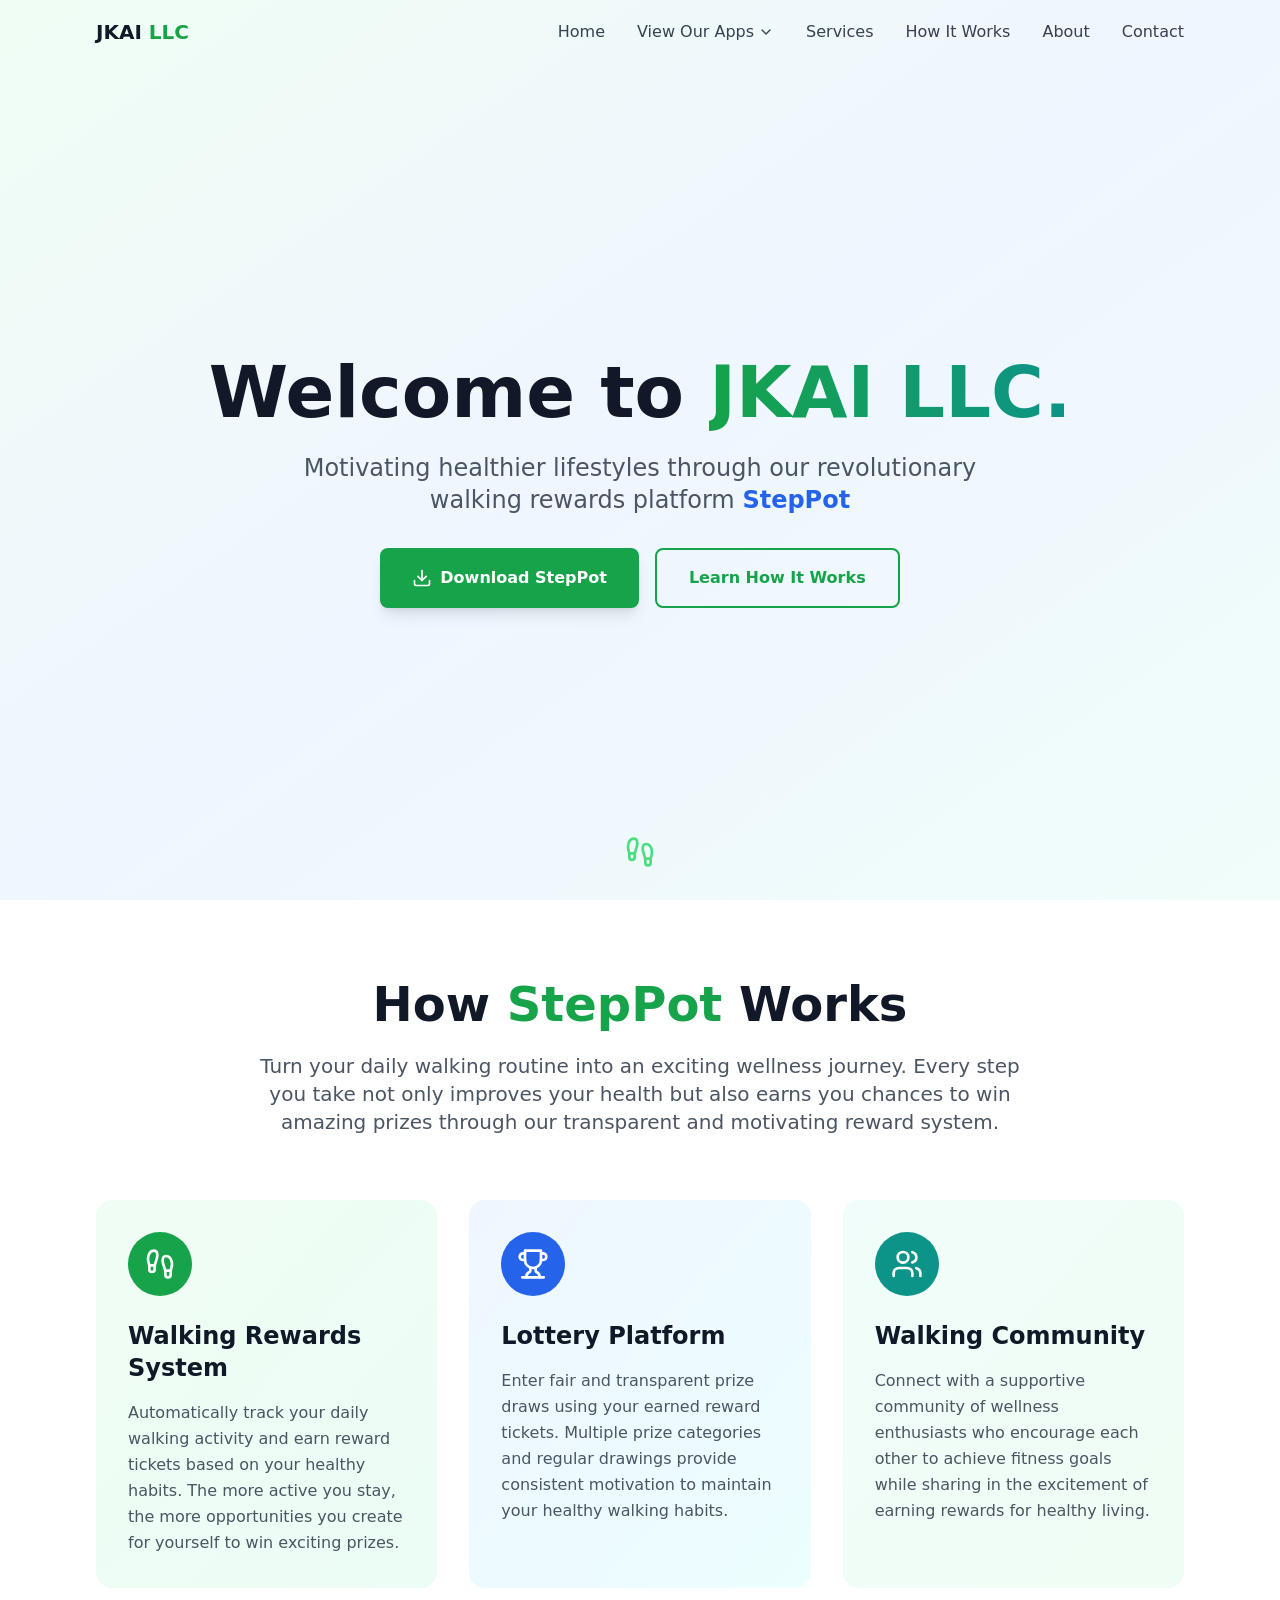
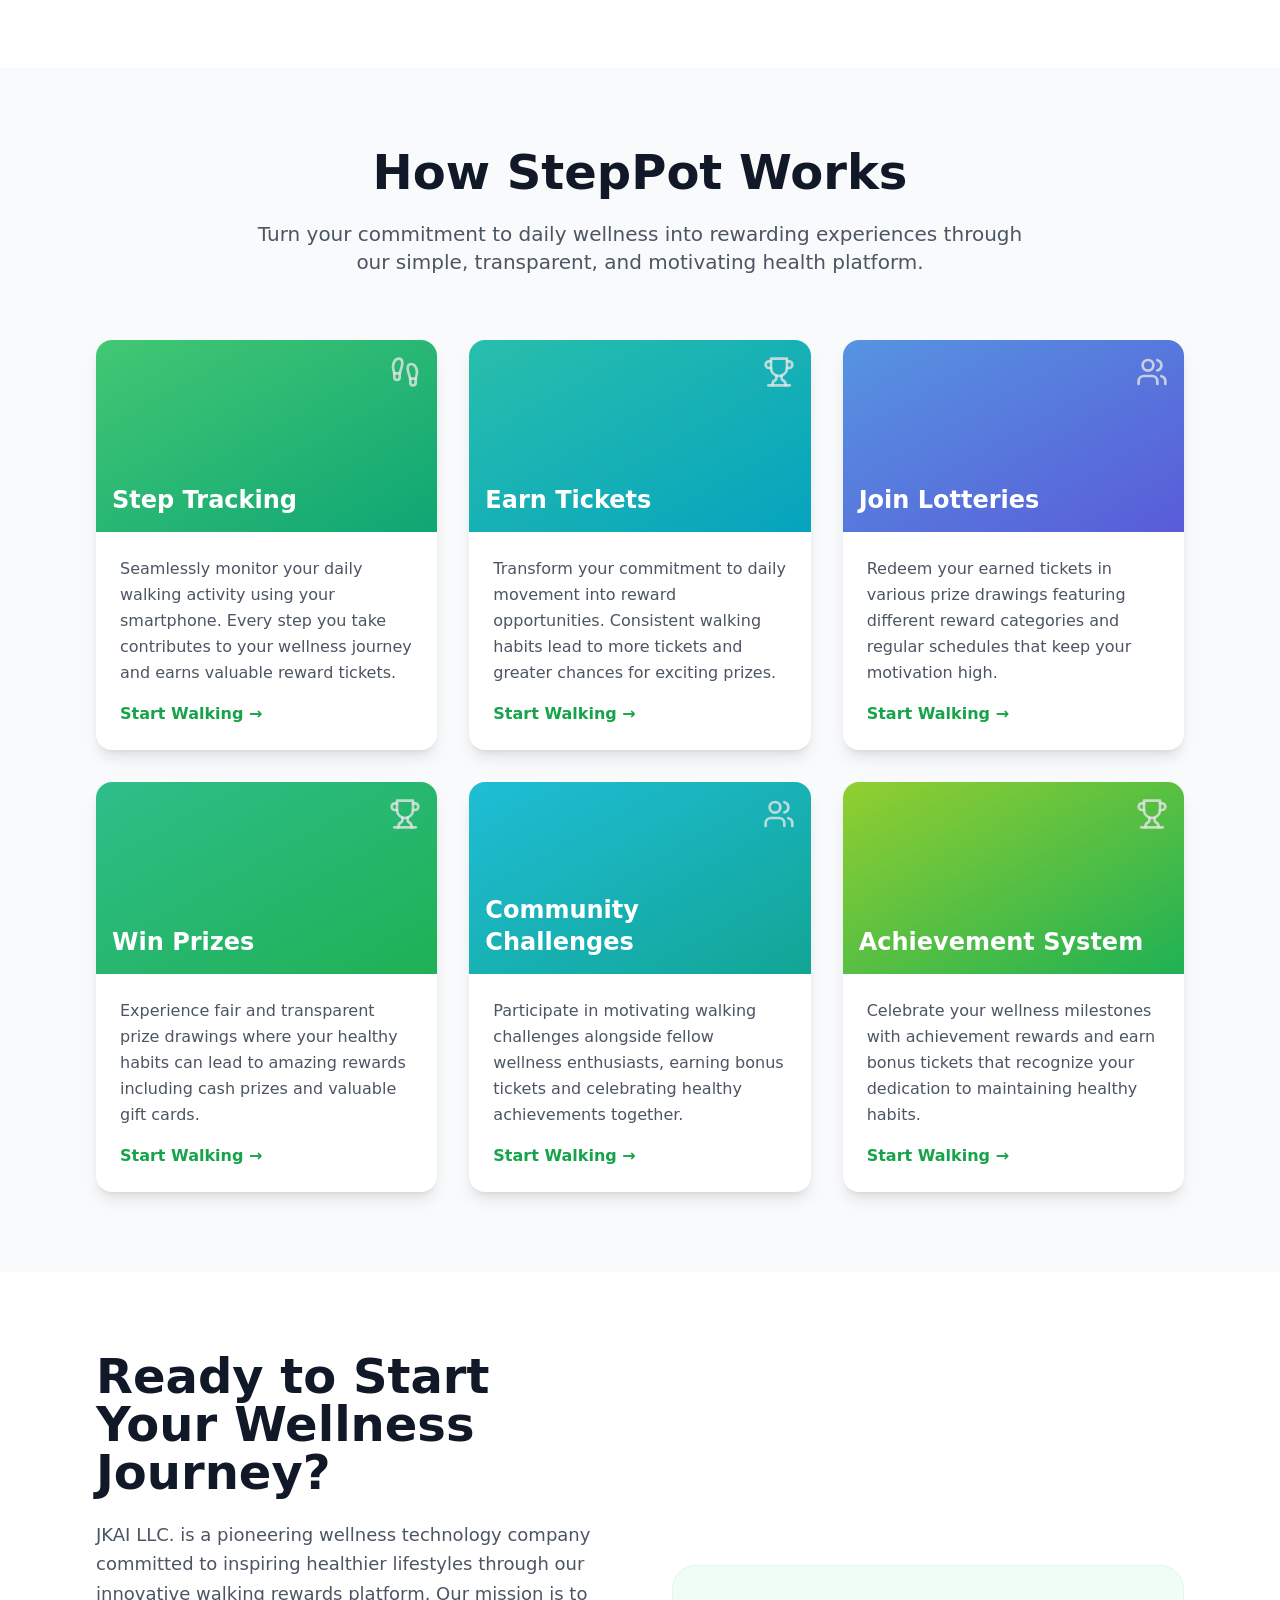
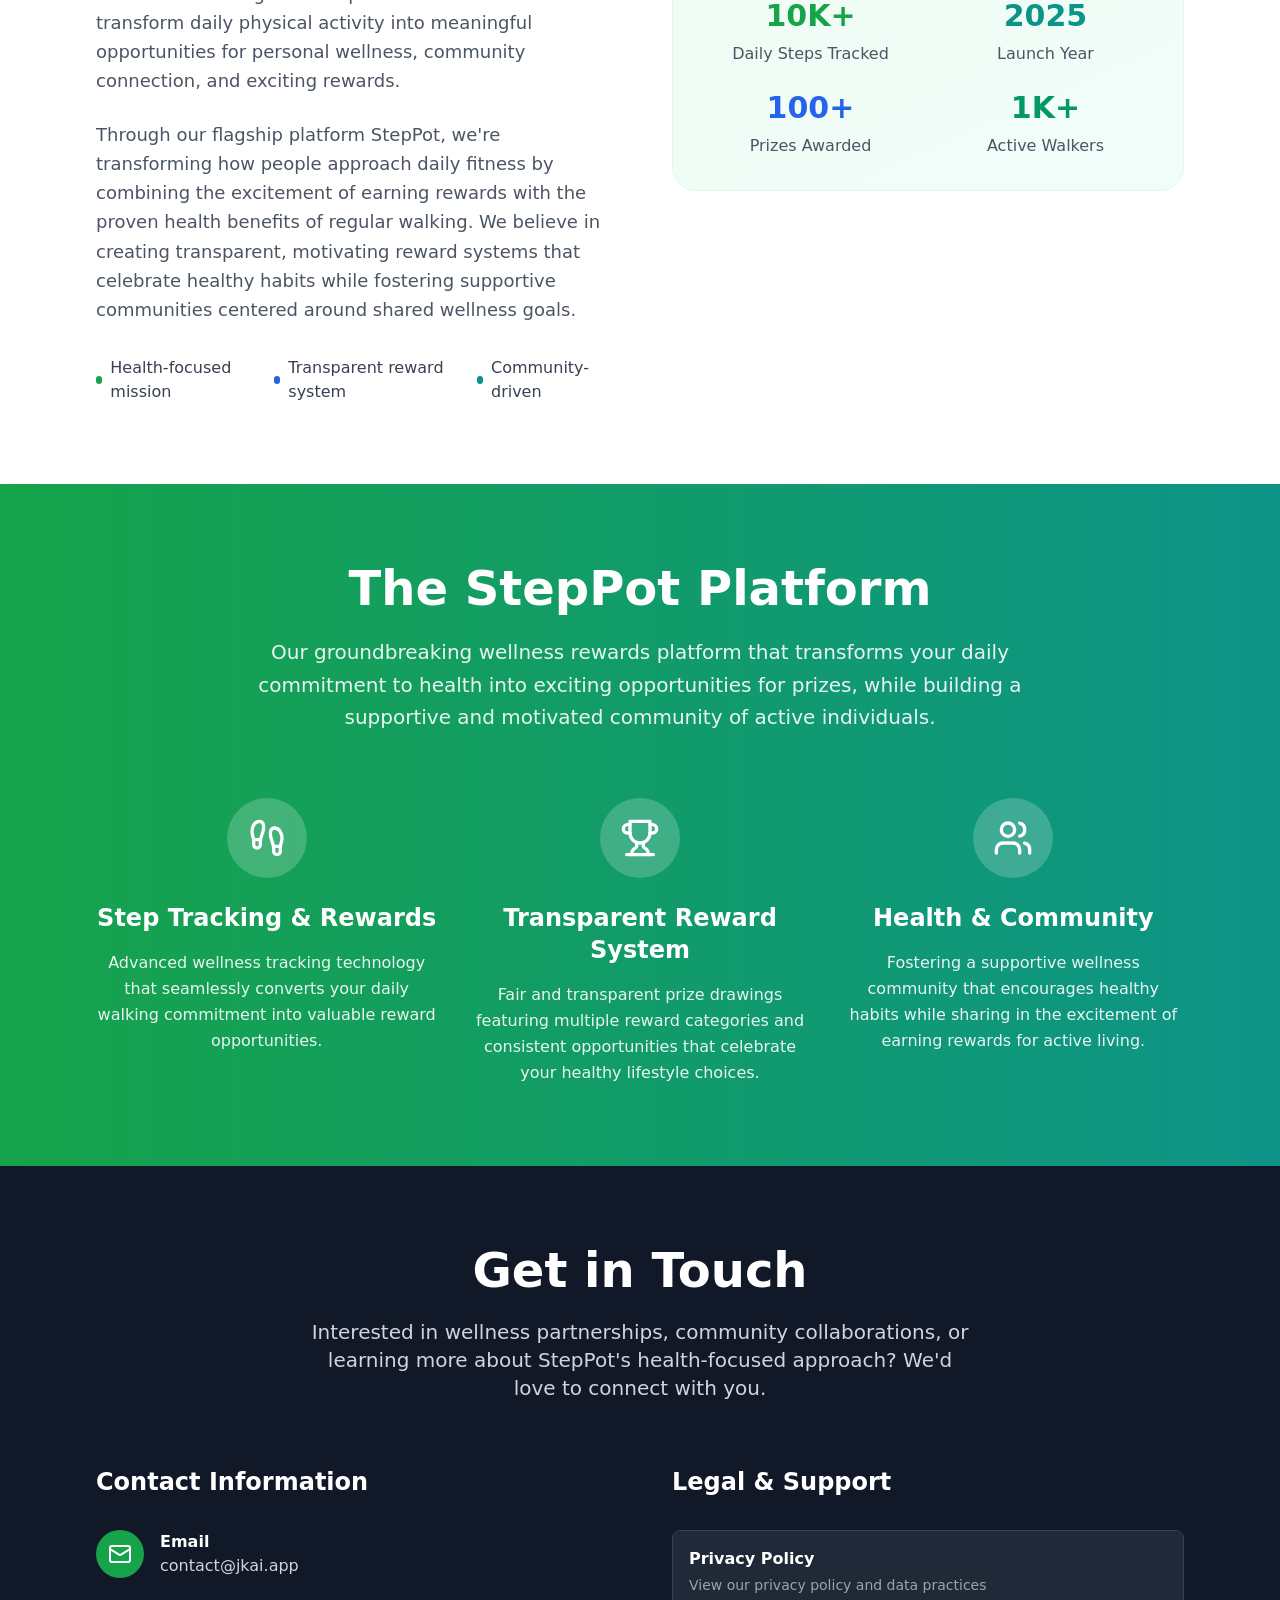
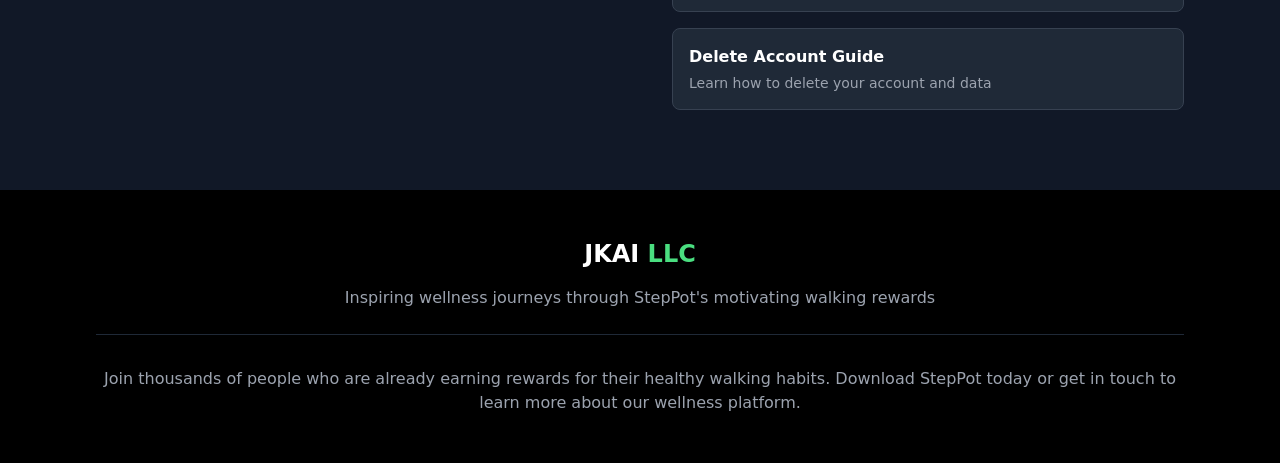
<file: index.html>
<!doctype html>
<html lang="en">
  <head>
    <meta charset="UTF-8" />
    <link rel="icon" type="image/png" href="/clover5.png" />
    <meta name="viewport" content="width=device-width, initial-scale=1.0" />
    <title>JKAI LLC - StepPot Walking Lottery Platform</title>
    <script type="module" crossorigin src="/assets/index-DtpVsp9u.js"></script>
    <link rel="stylesheet" crossorigin href="/assets/index-CgOcRV-e.css">
  </head>
  <body>
    <div id="root"></div>
  </body>
</html>
</file>
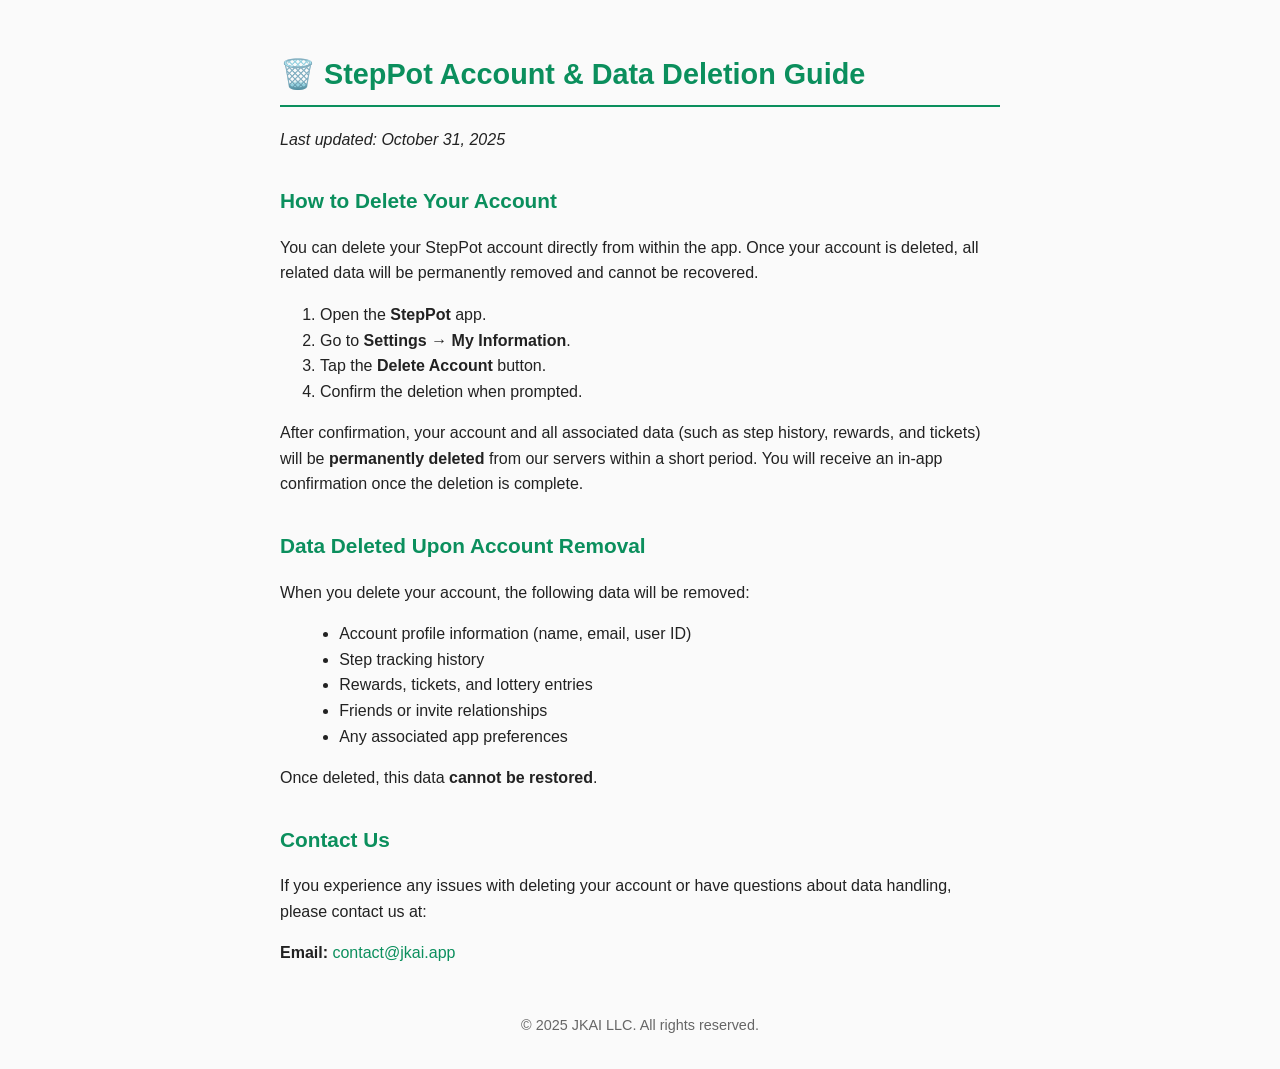
<file: delete_account_guide.html>
<!DOCTYPE html>
<html lang="en">
<head>
  <meta charset="UTF-8" />
  <meta name="viewport" content="width=device-width, initial-scale=1.0" />
  <title>StepPot Account & Data Deletion Guide</title>
  <meta name="description" content="Learn how to delete your StepPot account and remove all related data permanently." />
  <style>
    body {
      font-family: -apple-system, BlinkMacSystemFont, "Segoe UI", Roboto, Helvetica, Arial, sans-serif;
      background-color: #fafafa;
      color: #222;
      line-height: 1.6;
      margin: 0;
      padding: 2rem;
      max-width: 720px;
      margin-left: auto;
      margin-right: auto;
    }
    h1, h2 {
      color: #0b8f5d;
    }
    h1 {
      font-size: 1.8rem;
      border-bottom: 2px solid #0b8f5d;
      padding-bottom: 0.5rem;
    }
    h2 {
      margin-top: 2rem;
      font-size: 1.3rem;
    }
    ul {
      margin-left: 1.2rem;
    }
    a {
      color: #0b8f5d;
      text-decoration: none;
    }
    a:hover {
      text-decoration: underline;
    }
    footer {
      margin-top: 3rem;
      font-size: 0.9rem;
      color: #666;
      text-align: center;
    }
  </style>
</head>
<body>

  <h1>🗑️ StepPot Account & Data Deletion Guide</h1>
  <p><em>Last updated: October 31, 2025</em></p>

  <h2>How to Delete Your Account</h2>
  <p>
    You can delete your StepPot account directly from within the app.
    Once your account is deleted, all related data will be permanently removed and cannot be recovered.
  </p>

  <ol>
    <li>Open the <strong>StepPot</strong> app.</li>
    <li>Go to <strong>Settings → My Information</strong>.</li>
    <li>Tap the <strong>Delete Account</strong> button.</li>
    <li>Confirm the deletion when prompted.</li>
  </ol>

  <p>
    After confirmation, your account and all associated data (such as step history, rewards, and tickets)
    will be <strong>permanently deleted</strong> from our servers within a short period.
    You will receive an in-app confirmation once the deletion is complete.
  </p>

  <h2>Data Deleted Upon Account Removal</h2>
  <p>When you delete your account, the following data will be removed:</p>
  <ul>
    <li>Account profile information (name, email, user ID)</li>
    <li>Step tracking history</li>
    <li>Rewards, tickets, and lottery entries</li>
    <li>Friends or invite relationships</li>
    <li>Any associated app preferences</li>
  </ul>
  <p>Once deleted, this data <strong>cannot be restored</strong>.</p>

  <h2>Contact Us</h2>
  <p>
    If you experience any issues with deleting your account or have questions about data handling, please contact us at:
  </p>
  <p><strong>Email:</strong> <a href="mailto:contact@jkai.app">contact@jkai.app</a></p>

  <footer>
    © 2025 JKAI LLC. All rights reserved.
  </footer>

</body>
</html>
</file>
<file: assets/index-CgOcRV-e.css>
*,:before,:after{--tw-border-spacing-x: 0;--tw-border-spacing-y: 0;--tw-translate-x: 0;--tw-translate-y: 0;--tw-rotate: 0;--tw-skew-x: 0;--tw-skew-y: 0;--tw-scale-x: 1;--tw-scale-y: 1;--tw-pan-x: ;--tw-pan-y: ;--tw-pinch-zoom: ;--tw-scroll-snap-strictness: proximity;--tw-gradient-from-position: ;--tw-gradient-via-position: ;--tw-gradient-to-position: ;--tw-ordinal: ;--tw-slashed-zero: ;--tw-numeric-figure: ;--tw-numeric-spacing: ;--tw-numeric-fraction: ;--tw-ring-inset: ;--tw-ring-offset-width: 0px;--tw-ring-offset-color: #fff;--tw-ring-color: rgb(59 130 246 / .5);--tw-ring-offset-shadow: 0 0 #0000;--tw-ring-shadow: 0 0 #0000;--tw-shadow: 0 0 #0000;--tw-shadow-colored: 0 0 #0000;--tw-blur: ;--tw-brightness: ;--tw-contrast: ;--tw-grayscale: ;--tw-hue-rotate: ;--tw-invert: ;--tw-saturate: ;--tw-sepia: ;--tw-drop-shadow: ;--tw-backdrop-blur: ;--tw-backdrop-brightness: ;--tw-backdrop-contrast: ;--tw-backdrop-grayscale: ;--tw-backdrop-hue-rotate: ;--tw-backdrop-invert: ;--tw-backdrop-opacity: ;--tw-backdrop-saturate: ;--tw-backdrop-sepia: ;--tw-contain-size: ;--tw-contain-layout: ;--tw-contain-paint: ;--tw-contain-style: }::backdrop{--tw-border-spacing-x: 0;--tw-border-spacing-y: 0;--tw-translate-x: 0;--tw-translate-y: 0;--tw-rotate: 0;--tw-skew-x: 0;--tw-skew-y: 0;--tw-scale-x: 1;--tw-scale-y: 1;--tw-pan-x: ;--tw-pan-y: ;--tw-pinch-zoom: ;--tw-scroll-snap-strictness: proximity;--tw-gradient-from-position: ;--tw-gradient-via-position: ;--tw-gradient-to-position: ;--tw-ordinal: ;--tw-slashed-zero: ;--tw-numeric-figure: ;--tw-numeric-spacing: ;--tw-numeric-fraction: ;--tw-ring-inset: ;--tw-ring-offset-width: 0px;--tw-ring-offset-color: #fff;--tw-ring-color: rgb(59 130 246 / .5);--tw-ring-offset-shadow: 0 0 #0000;--tw-ring-shadow: 0 0 #0000;--tw-shadow: 0 0 #0000;--tw-shadow-colored: 0 0 #0000;--tw-blur: ;--tw-brightness: ;--tw-contrast: ;--tw-grayscale: ;--tw-hue-rotate: ;--tw-invert: ;--tw-saturate: ;--tw-sepia: ;--tw-drop-shadow: ;--tw-backdrop-blur: ;--tw-backdrop-brightness: ;--tw-backdrop-contrast: ;--tw-backdrop-grayscale: ;--tw-backdrop-hue-rotate: ;--tw-backdrop-invert: ;--tw-backdrop-opacity: ;--tw-backdrop-saturate: ;--tw-backdrop-sepia: ;--tw-contain-size: ;--tw-contain-layout: ;--tw-contain-paint: ;--tw-contain-style: }*,:before,:after{box-sizing:border-box;border-width:0;border-style:solid;border-color:#e5e7eb}:before,:after{--tw-content: ""}html,:host{line-height:1.5;-webkit-text-size-adjust:100%;-moz-tab-size:4;-o-tab-size:4;tab-size:4;font-family:ui-sans-serif,system-ui,sans-serif,"Apple Color Emoji","Segoe UI Emoji",Segoe UI Symbol,"Noto Color Emoji";font-feature-settings:normal;font-variation-settings:normal;-webkit-tap-highlight-color:transparent}body{margin:0;line-height:inherit}hr{height:0;color:inherit;border-top-width:1px}abbr:where([title]){-webkit-text-decoration:underline dotted;text-decoration:underline dotted}h1,h2,h3,h4,h5,h6{font-size:inherit;font-weight:inherit}a{color:inherit;text-decoration:inherit}b,strong{font-weight:bolder}code,kbd,samp,pre{font-family:ui-monospace,SFMono-Regular,Menlo,Monaco,Consolas,Liberation Mono,Courier New,monospace;font-feature-settings:normal;font-variation-settings:normal;font-size:1em}small{font-size:80%}sub,sup{font-size:75%;line-height:0;position:relative;vertical-align:baseline}sub{bottom:-.25em}sup{top:-.5em}table{text-indent:0;border-color:inherit;border-collapse:collapse}button,input,optgroup,select,textarea{font-family:inherit;font-feature-settings:inherit;font-variation-settings:inherit;font-size:100%;font-weight:inherit;line-height:inherit;letter-spacing:inherit;color:inherit;margin:0;padding:0}button,select{text-transform:none}button,input:where([type=button]),input:where([type=reset]),input:where([type=submit]){-webkit-appearance:button;background-color:transparent;background-image:none}:-moz-focusring{outline:auto}:-moz-ui-invalid{box-shadow:none}progress{vertical-align:baseline}::-webkit-inner-spin-button,::-webkit-outer-spin-button{height:auto}[type=search]{-webkit-appearance:textfield;outline-offset:-2px}::-webkit-search-decoration{-webkit-appearance:none}::-webkit-file-upload-button{-webkit-appearance:button;font:inherit}summary{display:list-item}blockquote,dl,dd,h1,h2,h3,h4,h5,h6,hr,figure,p,pre{margin:0}fieldset{margin:0;padding:0}legend{padding:0}ol,ul,menu{list-style:none;margin:0;padding:0}dialog{padding:0}textarea{resize:vertical}input::-moz-placeholder,textarea::-moz-placeholder{opacity:1;color:#9ca3af}input::placeholder,textarea::placeholder{opacity:1;color:#9ca3af}button,[role=button]{cursor:pointer}:disabled{cursor:default}img,svg,video,canvas,audio,iframe,embed,object{display:block;vertical-align:middle}img,video{max-width:100%;height:auto}[hidden]:where(:not([hidden=until-found])){display:none}.prose{color:var(--tw-prose-body);max-width:65ch}.prose :where(p):not(:where([class~=not-prose],[class~=not-prose] *)){margin-top:1.25em;margin-bottom:1.25em}.prose :where([class~=lead]):not(:where([class~=not-prose],[class~=not-prose] *)){color:var(--tw-prose-lead);font-size:1.25em;line-height:1.6;margin-top:1.2em;margin-bottom:1.2em}.prose :where(a):not(:where([class~=not-prose],[class~=not-prose] *)){color:var(--tw-prose-links);text-decoration:underline;font-weight:500}.prose :where(strong):not(:where([class~=not-prose],[class~=not-prose] *)){color:var(--tw-prose-bold);font-weight:600}.prose :where(a strong):not(:where([class~=not-prose],[class~=not-prose] *)){color:inherit}.prose :where(blockquote strong):not(:where([class~=not-prose],[class~=not-prose] *)){color:inherit}.prose :where(thead th strong):not(:where([class~=not-prose],[class~=not-prose] *)){color:inherit}.prose :where(ol):not(:where([class~=not-prose],[class~=not-prose] *)){list-style-type:decimal;margin-top:1.25em;margin-bottom:1.25em;padding-inline-start:1.625em}.prose :where(ol[type=A]):not(:where([class~=not-prose],[class~=not-prose] *)){list-style-type:upper-alpha}.prose :where(ol[type=a]):not(:where([class~=not-prose],[class~=not-prose] *)){list-style-type:lower-alpha}.prose :where(ol[type=A s]):not(:where([class~=not-prose],[class~=not-prose] *)){list-style-type:upper-alpha}.prose :where(ol[type=a s]):not(:where([class~=not-prose],[class~=not-prose] *)){list-style-type:lower-alpha}.prose :where(ol[type=I]):not(:where([class~=not-prose],[class~=not-prose] *)){list-style-type:upper-roman}.prose :where(ol[type=i]):not(:where([class~=not-prose],[class~=not-prose] *)){list-style-type:lower-roman}.prose :where(ol[type=I s]):not(:where([class~=not-prose],[class~=not-prose] *)){list-style-type:upper-roman}.prose :where(ol[type=i s]):not(:where([class~=not-prose],[class~=not-prose] *)){list-style-type:lower-roman}.prose :where(ol[type="1"]):not(:where([class~=not-prose],[class~=not-prose] *)){list-style-type:decimal}.prose :where(ul):not(:where([class~=not-prose],[class~=not-prose] *)){list-style-type:disc;margin-top:1.25em;margin-bottom:1.25em;padding-inline-start:1.625em}.prose :where(ol>li):not(:where([class~=not-prose],[class~=not-prose] *))::marker{font-weight:400;color:var(--tw-prose-counters)}.prose :where(ul>li):not(:where([class~=not-prose],[class~=not-prose] *))::marker{color:var(--tw-prose-bullets)}.prose :where(dt):not(:where([class~=not-prose],[class~=not-prose] *)){color:var(--tw-prose-headings);font-weight:600;margin-top:1.25em}.prose :where(hr):not(:where([class~=not-prose],[class~=not-prose] *)){border-color:var(--tw-prose-hr);border-top-width:1px;margin-top:3em;margin-bottom:3em}.prose :where(blockquote):not(:where([class~=not-prose],[class~=not-prose] *)){font-weight:500;font-style:italic;color:var(--tw-prose-quotes);border-inline-start-width:.25rem;border-inline-start-color:var(--tw-prose-quote-borders);quotes:"“""”""‘""’";margin-top:1.6em;margin-bottom:1.6em;padding-inline-start:1em}.prose :where(blockquote p:first-of-type):not(:where([class~=not-prose],[class~=not-prose] *)):before{content:open-quote}.prose :where(blockquote p:last-of-type):not(:where([class~=not-prose],[class~=not-prose] *)):after{content:close-quote}.prose :where(h1):not(:where([class~=not-prose],[class~=not-prose] *)){color:var(--tw-prose-headings);font-weight:800;font-size:2.25em;margin-top:0;margin-bottom:.8888889em;line-height:1.1111111}.prose :where(h1 strong):not(:where([class~=not-prose],[class~=not-prose] *)){font-weight:900;color:inherit}.prose :where(h2):not(:where([class~=not-prose],[class~=not-prose] *)){color:var(--tw-prose-headings);font-weight:700;font-size:1.5em;margin-top:2em;margin-bottom:1em;line-height:1.3333333}.prose :where(h2 strong):not(:where([class~=not-prose],[class~=not-prose] *)){font-weight:800;color:inherit}.prose :where(h3):not(:where([class~=not-prose],[class~=not-prose] *)){color:var(--tw-prose-headings);font-weight:600;font-size:1.25em;margin-top:1.6em;margin-bottom:.6em;line-height:1.6}.prose :where(h3 strong):not(:where([class~=not-prose],[class~=not-prose] *)){font-weight:700;color:inherit}.prose :where(h4):not(:where([class~=not-prose],[class~=not-prose] *)){color:var(--tw-prose-headings);font-weight:600;margin-top:1.5em;margin-bottom:.5em;line-height:1.5}.prose :where(h4 strong):not(:where([class~=not-prose],[class~=not-prose] *)){font-weight:700;color:inherit}.prose :where(img):not(:where([class~=not-prose],[class~=not-prose] *)){margin-top:2em;margin-bottom:2em}.prose :where(picture):not(:where([class~=not-prose],[class~=not-prose] *)){display:block;margin-top:2em;margin-bottom:2em}.prose :where(video):not(:where([class~=not-prose],[class~=not-prose] *)){margin-top:2em;margin-bottom:2em}.prose :where(kbd):not(:where([class~=not-prose],[class~=not-prose] *)){font-weight:500;font-family:inherit;color:var(--tw-prose-kbd);box-shadow:0 0 0 1px var(--tw-prose-kbd-shadows),0 3px 0 var(--tw-prose-kbd-shadows);font-size:.875em;border-radius:.3125rem;padding-top:.1875em;padding-inline-end:.375em;padding-bottom:.1875em;padding-inline-start:.375em}.prose :where(code):not(:where([class~=not-prose],[class~=not-prose] *)){color:var(--tw-prose-code);font-weight:600;font-size:.875em}.prose :where(code):not(:where([class~=not-prose],[class~=not-prose] *)):before{content:"`"}.prose :where(code):not(:where([class~=not-prose],[class~=not-prose] *)):after{content:"`"}.prose :where(a code):not(:where([class~=not-prose],[class~=not-prose] *)){color:inherit}.prose :where(h1 code):not(:where([class~=not-prose],[class~=not-prose] *)){color:inherit}.prose :where(h2 code):not(:where([class~=not-prose],[class~=not-prose] *)){color:inherit;font-size:.875em}.prose :where(h3 code):not(:where([class~=not-prose],[class~=not-prose] *)){color:inherit;font-size:.9em}.prose :where(h4 code):not(:where([class~=not-prose],[class~=not-prose] *)){color:inherit}.prose :where(blockquote code):not(:where([class~=not-prose],[class~=not-prose] *)){color:inherit}.prose :where(thead th code):not(:where([class~=not-prose],[class~=not-prose] *)){color:inherit}.prose :where(pre):not(:where([class~=not-prose],[class~=not-prose] *)){color:var(--tw-prose-pre-code);background-color:var(--tw-prose-pre-bg);overflow-x:auto;font-weight:400;font-size:.875em;line-height:1.7142857;margin-top:1.7142857em;margin-bottom:1.7142857em;border-radius:.375rem;padding-top:.8571429em;padding-inline-end:1.1428571em;padding-bottom:.8571429em;padding-inline-start:1.1428571em}.prose :where(pre code):not(:where([class~=not-prose],[class~=not-prose] *)){background-color:transparent;border-width:0;border-radius:0;padding:0;font-weight:inherit;color:inherit;font-size:inherit;font-family:inherit;line-height:inherit}.prose :where(pre code):not(:where([class~=not-prose],[class~=not-prose] *)):before{content:none}.prose :where(pre code):not(:where([class~=not-prose],[class~=not-prose] *)):after{content:none}.prose :where(table):not(:where([class~=not-prose],[class~=not-prose] *)){width:100%;table-layout:auto;margin-top:2em;margin-bottom:2em;font-size:.875em;line-height:1.7142857}.prose :where(thead):not(:where([class~=not-prose],[class~=not-prose] *)){border-bottom-width:1px;border-bottom-color:var(--tw-prose-th-borders)}.prose :where(thead th):not(:where([class~=not-prose],[class~=not-prose] *)){color:var(--tw-prose-headings);font-weight:600;vertical-align:bottom;padding-inline-end:.5714286em;padding-bottom:.5714286em;padding-inline-start:.5714286em}.prose :where(tbody tr):not(:where([class~=not-prose],[class~=not-prose] *)){border-bottom-width:1px;border-bottom-color:var(--tw-prose-td-borders)}.prose :where(tbody tr:last-child):not(:where([class~=not-prose],[class~=not-prose] *)){border-bottom-width:0}.prose :where(tbody td):not(:where([class~=not-prose],[class~=not-prose] *)){vertical-align:baseline}.prose :where(tfoot):not(:where([class~=not-prose],[class~=not-prose] *)){border-top-width:1px;border-top-color:var(--tw-prose-th-borders)}.prose :where(tfoot td):not(:where([class~=not-prose],[class~=not-prose] *)){vertical-align:top}.prose :where(th,td):not(:where([class~=not-prose],[class~=not-prose] *)){text-align:start}.prose :where(figure>*):not(:where([class~=not-prose],[class~=not-prose] *)){margin-top:0;margin-bottom:0}.prose :where(figcaption):not(:where([class~=not-prose],[class~=not-prose] *)){color:var(--tw-prose-captions);font-size:.875em;line-height:1.4285714;margin-top:.8571429em}.prose{--tw-prose-body: #374151;--tw-prose-headings: #111827;--tw-prose-lead: #4b5563;--tw-prose-links: #111827;--tw-prose-bold: #111827;--tw-prose-counters: #6b7280;--tw-prose-bullets: #d1d5db;--tw-prose-hr: #e5e7eb;--tw-prose-quotes: #111827;--tw-prose-quote-borders: #e5e7eb;--tw-prose-captions: #6b7280;--tw-prose-kbd: #111827;--tw-prose-kbd-shadows: rgb(17 24 39 / 10%);--tw-prose-code: #111827;--tw-prose-pre-code: #e5e7eb;--tw-prose-pre-bg: #1f2937;--tw-prose-th-borders: #d1d5db;--tw-prose-td-borders: #e5e7eb;--tw-prose-invert-body: #d1d5db;--tw-prose-invert-headings: #fff;--tw-prose-invert-lead: #9ca3af;--tw-prose-invert-links: #fff;--tw-prose-invert-bold: #fff;--tw-prose-invert-counters: #9ca3af;--tw-prose-invert-bullets: #4b5563;--tw-prose-invert-hr: #374151;--tw-prose-invert-quotes: #f3f4f6;--tw-prose-invert-quote-borders: #374151;--tw-prose-invert-captions: #9ca3af;--tw-prose-invert-kbd: #fff;--tw-prose-invert-kbd-shadows: rgb(255 255 255 / 10%);--tw-prose-invert-code: #fff;--tw-prose-invert-pre-code: #d1d5db;--tw-prose-invert-pre-bg: rgb(0 0 0 / 50%);--tw-prose-invert-th-borders: #4b5563;--tw-prose-invert-td-borders: #374151;font-size:1rem;line-height:1.75}.prose :where(picture>img):not(:where([class~=not-prose],[class~=not-prose] *)){margin-top:0;margin-bottom:0}.prose :where(li):not(:where([class~=not-prose],[class~=not-prose] *)){margin-top:.5em;margin-bottom:.5em}.prose :where(ol>li):not(:where([class~=not-prose],[class~=not-prose] *)){padding-inline-start:.375em}.prose :where(ul>li):not(:where([class~=not-prose],[class~=not-prose] *)){padding-inline-start:.375em}.prose :where(.prose>ul>li p):not(:where([class~=not-prose],[class~=not-prose] *)){margin-top:.75em;margin-bottom:.75em}.prose :where(.prose>ul>li>p:first-child):not(:where([class~=not-prose],[class~=not-prose] *)){margin-top:1.25em}.prose :where(.prose>ul>li>p:last-child):not(:where([class~=not-prose],[class~=not-prose] *)){margin-bottom:1.25em}.prose :where(.prose>ol>li>p:first-child):not(:where([class~=not-prose],[class~=not-prose] *)){margin-top:1.25em}.prose :where(.prose>ol>li>p:last-child):not(:where([class~=not-prose],[class~=not-prose] *)){margin-bottom:1.25em}.prose :where(ul ul,ul ol,ol ul,ol ol):not(:where([class~=not-prose],[class~=not-prose] *)){margin-top:.75em;margin-bottom:.75em}.prose :where(dl):not(:where([class~=not-prose],[class~=not-prose] *)){margin-top:1.25em;margin-bottom:1.25em}.prose :where(dd):not(:where([class~=not-prose],[class~=not-prose] *)){margin-top:.5em;padding-inline-start:1.625em}.prose :where(hr+*):not(:where([class~=not-prose],[class~=not-prose] *)){margin-top:0}.prose :where(h2+*):not(:where([class~=not-prose],[class~=not-prose] *)){margin-top:0}.prose :where(h3+*):not(:where([class~=not-prose],[class~=not-prose] *)){margin-top:0}.prose :where(h4+*):not(:where([class~=not-prose],[class~=not-prose] *)){margin-top:0}.prose :where(thead th:first-child):not(:where([class~=not-prose],[class~=not-prose] *)){padding-inline-start:0}.prose :where(thead th:last-child):not(:where([class~=not-prose],[class~=not-prose] *)){padding-inline-end:0}.prose :where(tbody td,tfoot td):not(:where([class~=not-prose],[class~=not-prose] *)){padding-top:.5714286em;padding-inline-end:.5714286em;padding-bottom:.5714286em;padding-inline-start:.5714286em}.prose :where(tbody td:first-child,tfoot td:first-child):not(:where([class~=not-prose],[class~=not-prose] *)){padding-inline-start:0}.prose :where(tbody td:last-child,tfoot td:last-child):not(:where([class~=not-prose],[class~=not-prose] *)){padding-inline-end:0}.prose :where(figure):not(:where([class~=not-prose],[class~=not-prose] *)){margin-top:2em;margin-bottom:2em}.prose :where(.prose>:first-child):not(:where([class~=not-prose],[class~=not-prose] *)){margin-top:0}.prose :where(.prose>:last-child):not(:where([class~=not-prose],[class~=not-prose] *)){margin-bottom:0}.prose-sm{font-size:.875rem;line-height:1.7142857}.prose-sm :where(p):not(:where([class~=not-prose],[class~=not-prose] *)){margin-top:1.1428571em;margin-bottom:1.1428571em}.prose-sm :where([class~=lead]):not(:where([class~=not-prose],[class~=not-prose] *)){font-size:1.2857143em;line-height:1.5555556;margin-top:.8888889em;margin-bottom:.8888889em}.prose-sm :where(blockquote):not(:where([class~=not-prose],[class~=not-prose] *)){margin-top:1.3333333em;margin-bottom:1.3333333em;padding-inline-start:1.1111111em}.prose-sm :where(h1):not(:where([class~=not-prose],[class~=not-prose] *)){font-size:2.1428571em;margin-top:0;margin-bottom:.8em;line-height:1.2}.prose-sm :where(h2):not(:where([class~=not-prose],[class~=not-prose] *)){font-size:1.4285714em;margin-top:1.6em;margin-bottom:.8em;line-height:1.4}.prose-sm :where(h3):not(:where([class~=not-prose],[class~=not-prose] *)){font-size:1.2857143em;margin-top:1.5555556em;margin-bottom:.4444444em;line-height:1.5555556}.prose-sm :where(h4):not(:where([class~=not-prose],[class~=not-prose] *)){margin-top:1.4285714em;margin-bottom:.5714286em;line-height:1.4285714}.prose-sm :where(img):not(:where([class~=not-prose],[class~=not-prose] *)){margin-top:1.7142857em;margin-bottom:1.7142857em}.prose-sm :where(picture):not(:where([class~=not-prose],[class~=not-prose] *)){margin-top:1.7142857em;margin-bottom:1.7142857em}.prose-sm :where(picture>img):not(:where([class~=not-prose],[class~=not-prose] *)){margin-top:0;margin-bottom:0}.prose-sm :where(video):not(:where([class~=not-prose],[class~=not-prose] *)){margin-top:1.7142857em;margin-bottom:1.7142857em}.prose-sm :where(kbd):not(:where([class~=not-prose],[class~=not-prose] *)){font-size:.8571429em;border-radius:.3125rem;padding-top:.1428571em;padding-inline-end:.3571429em;padding-bottom:.1428571em;padding-inline-start:.3571429em}.prose-sm :where(code):not(:where([class~=not-prose],[class~=not-prose] *)){font-size:.8571429em}.prose-sm :where(h2 code):not(:where([class~=not-prose],[class~=not-prose] *)){font-size:.9em}.prose-sm :where(h3 code):not(:where([class~=not-prose],[class~=not-prose] *)){font-size:.8888889em}.prose-sm :where(pre):not(:where([class~=not-prose],[class~=not-prose] *)){font-size:.8571429em;line-height:1.6666667;margin-top:1.6666667em;margin-bottom:1.6666667em;border-radius:.25rem;padding-top:.6666667em;padding-inline-end:1em;padding-bottom:.6666667em;padding-inline-start:1em}.prose-sm :where(ol):not(:where([class~=not-prose],[class~=not-prose] *)){margin-top:1.1428571em;margin-bottom:1.1428571em;padding-inline-start:1.5714286em}.prose-sm :where(ul):not(:where([class~=not-prose],[class~=not-prose] *)){margin-top:1.1428571em;margin-bottom:1.1428571em;padding-inline-start:1.5714286em}.prose-sm :where(li):not(:where([class~=not-prose],[class~=not-prose] *)){margin-top:.2857143em;margin-bottom:.2857143em}.prose-sm :where(ol>li):not(:where([class~=not-prose],[class~=not-prose] *)){padding-inline-start:.4285714em}.prose-sm :where(ul>li):not(:where([class~=not-prose],[class~=not-prose] *)){padding-inline-start:.4285714em}.prose-sm :where(.prose-sm>ul>li p):not(:where([class~=not-prose],[class~=not-prose] *)){margin-top:.5714286em;margin-bottom:.5714286em}.prose-sm :where(.prose-sm>ul>li>p:first-child):not(:where([class~=not-prose],[class~=not-prose] *)){margin-top:1.1428571em}.prose-sm :where(.prose-sm>ul>li>p:last-child):not(:where([class~=not-prose],[class~=not-prose] *)){margin-bottom:1.1428571em}.prose-sm :where(.prose-sm>ol>li>p:first-child):not(:where([class~=not-prose],[class~=not-prose] *)){margin-top:1.1428571em}.prose-sm :where(.prose-sm>ol>li>p:last-child):not(:where([class~=not-prose],[class~=not-prose] *)){margin-bottom:1.1428571em}.prose-sm :where(ul ul,ul ol,ol ul,ol ol):not(:where([class~=not-prose],[class~=not-prose] *)){margin-top:.5714286em;margin-bottom:.5714286em}.prose-sm :where(dl):not(:where([class~=not-prose],[class~=not-prose] *)){margin-top:1.1428571em;margin-bottom:1.1428571em}.prose-sm :where(dt):not(:where([class~=not-prose],[class~=not-prose] *)){margin-top:1.1428571em}.prose-sm :where(dd):not(:where([class~=not-prose],[class~=not-prose] *)){margin-top:.2857143em;padding-inline-start:1.5714286em}.prose-sm :where(hr):not(:where([class~=not-prose],[class~=not-prose] *)){margin-top:2.8571429em;margin-bottom:2.8571429em}.prose-sm :where(hr+*):not(:where([class~=not-prose],[class~=not-prose] *)){margin-top:0}.prose-sm :where(h2+*):not(:where([class~=not-prose],[class~=not-prose] *)){margin-top:0}.prose-sm :where(h3+*):not(:where([class~=not-prose],[class~=not-prose] *)){margin-top:0}.prose-sm :where(h4+*):not(:where([class~=not-prose],[class~=not-prose] *)){margin-top:0}.prose-sm :where(table):not(:where([class~=not-prose],[class~=not-prose] *)){font-size:.8571429em;line-height:1.5}.prose-sm :where(thead th):not(:where([class~=not-prose],[class~=not-prose] *)){padding-inline-end:1em;padding-bottom:.6666667em;padding-inline-start:1em}.prose-sm :where(thead th:first-child):not(:where([class~=not-prose],[class~=not-prose] *)){padding-inline-start:0}.prose-sm :where(thead th:last-child):not(:where([class~=not-prose],[class~=not-prose] *)){padding-inline-end:0}.prose-sm :where(tbody td,tfoot td):not(:where([class~=not-prose],[class~=not-prose] *)){padding-top:.6666667em;padding-inline-end:1em;padding-bottom:.6666667em;padding-inline-start:1em}.prose-sm :where(tbody td:first-child,tfoot td:first-child):not(:where([class~=not-prose],[class~=not-prose] *)){padding-inline-start:0}.prose-sm :where(tbody td:last-child,tfoot td:last-child):not(:where([class~=not-prose],[class~=not-prose] *)){padding-inline-end:0}.prose-sm :where(figure):not(:where([class~=not-prose],[class~=not-prose] *)){margin-top:1.7142857em;margin-bottom:1.7142857em}.prose-sm :where(figure>*):not(:where([class~=not-prose],[class~=not-prose] *)){margin-top:0;margin-bottom:0}.prose-sm :where(figcaption):not(:where([class~=not-prose],[class~=not-prose] *)){font-size:.8571429em;line-height:1.3333333;margin-top:.6666667em}.prose-sm :where(.prose-sm>:first-child):not(:where([class~=not-prose],[class~=not-prose] *)){margin-top:0}.prose-sm :where(.prose-sm>:last-child):not(:where([class~=not-prose],[class~=not-prose] *)){margin-bottom:0}.prose-slate{--tw-prose-body: #334155;--tw-prose-headings: #0f172a;--tw-prose-lead: #475569;--tw-prose-links: #0f172a;--tw-prose-bold: #0f172a;--tw-prose-counters: #64748b;--tw-prose-bullets: #cbd5e1;--tw-prose-hr: #e2e8f0;--tw-prose-quotes: #0f172a;--tw-prose-quote-borders: #e2e8f0;--tw-prose-captions: #64748b;--tw-prose-kbd: #0f172a;--tw-prose-kbd-shadows: rgb(15 23 42 / 10%);--tw-prose-code: #0f172a;--tw-prose-pre-code: #e2e8f0;--tw-prose-pre-bg: #1e293b;--tw-prose-th-borders: #cbd5e1;--tw-prose-td-borders: #e2e8f0;--tw-prose-invert-body: #cbd5e1;--tw-prose-invert-headings: #fff;--tw-prose-invert-lead: #94a3b8;--tw-prose-invert-links: #fff;--tw-prose-invert-bold: #fff;--tw-prose-invert-counters: #94a3b8;--tw-prose-invert-bullets: #475569;--tw-prose-invert-hr: #334155;--tw-prose-invert-quotes: #f1f5f9;--tw-prose-invert-quote-borders: #334155;--tw-prose-invert-captions: #94a3b8;--tw-prose-invert-kbd: #fff;--tw-prose-invert-kbd-shadows: rgb(255 255 255 / 10%);--tw-prose-invert-code: #fff;--tw-prose-invert-pre-code: #cbd5e1;--tw-prose-invert-pre-bg: rgb(0 0 0 / 50%);--tw-prose-invert-th-borders: #475569;--tw-prose-invert-td-borders: #334155}.invisible{visibility:hidden}.fixed{position:fixed}.absolute{position:absolute}.relative{position:relative}.sticky{position:sticky}.inset-0{top:0;right:0;bottom:0;left:0}.bottom-4{bottom:1rem}.bottom-8{bottom:2rem}.left-1\/2{left:50%}.left-4{left:1rem}.left-6{left:1.5rem}.right-4{right:1rem}.top-0{top:0}.top-4{top:1rem}.top-6{top:1.5rem}.z-10{z-index:10}.z-50{z-index:50}.mx-auto{margin-left:auto;margin-right:auto}.mb-1{margin-bottom:.25rem}.mb-12{margin-bottom:3rem}.mb-16{margin-bottom:4rem}.mb-2{margin-bottom:.5rem}.mb-4{margin-bottom:1rem}.mb-6{margin-bottom:1.5rem}.mb-8{margin-bottom:2rem}.mt-12{margin-top:3rem}.mt-16{margin-top:4rem}.mt-4{margin-top:1rem}.mt-8{margin-top:2rem}.block{display:block}.inline-block{display:inline-block}.flex{display:flex}.inline-flex{display:inline-flex}.grid{display:grid}.hidden{display:none}.h-12{height:3rem}.h-16{height:4rem}.h-2{height:.5rem}.h-20{height:5rem}.h-24{height:6rem}.h-48{height:12rem}.h-5{height:1.25rem}.h-6{height:1.5rem}.h-8{height:2rem}.h-full{height:100%}.max-h-0{max-height:0px}.max-h-24{max-height:6rem}.min-h-screen{min-height:100vh}.w-12{width:3rem}.w-16{width:4rem}.w-2{width:.5rem}.w-20{width:5rem}.w-24{width:6rem}.w-5{width:1.25rem}.w-6{width:1.5rem}.w-8{width:2rem}.w-full{width:100%}.max-w-2xl{max-width:42rem}.max-w-3xl{max-width:48rem}.max-w-4xl{max-width:56rem}.max-w-6xl{max-width:72rem}.max-w-md{max-width:28rem}.max-w-none{max-width:none}.-translate-x-1\/2{--tw-translate-x: -50%;transform:translate(var(--tw-translate-x),var(--tw-translate-y)) rotate(var(--tw-rotate)) skew(var(--tw-skew-x)) skewY(var(--tw-skew-y)) scaleX(var(--tw-scale-x)) scaleY(var(--tw-scale-y))}.rotate-180{--tw-rotate: 180deg;transform:translate(var(--tw-translate-x),var(--tw-translate-y)) rotate(var(--tw-rotate)) skew(var(--tw-skew-x)) skewY(var(--tw-skew-y)) scaleX(var(--tw-scale-x)) scaleY(var(--tw-scale-y))}.transform{transform:translate(var(--tw-translate-x),var(--tw-translate-y)) rotate(var(--tw-rotate)) skew(var(--tw-skew-x)) skewY(var(--tw-skew-y)) scaleX(var(--tw-scale-x)) scaleY(var(--tw-scale-y))}@keyframes bounce{0%,to{transform:translateY(-25%);animation-timing-function:cubic-bezier(.8,0,1,1)}50%{transform:none;animation-timing-function:cubic-bezier(0,0,.2,1)}}.animate-bounce{animation:bounce 1s infinite}@keyframes pulse{50%{opacity:.5}}.animate-pulse{animation:pulse 2s cubic-bezier(.4,0,.6,1) infinite}@keyframes spin{to{transform:rotate(360deg)}}.animate-spin{animation:spin 1s linear infinite}.cursor-pointer{cursor:pointer}.resize{resize:both}.grid-cols-2{grid-template-columns:repeat(2,minmax(0,1fr))}.flex-col{flex-direction:column}.flex-wrap{flex-wrap:wrap}.items-center{align-items:center}.justify-center{justify-content:center}.justify-between{justify-content:space-between}.gap-1{gap:.25rem}.gap-16{gap:4rem}.gap-2{gap:.5rem}.gap-3{gap:.75rem}.gap-4{gap:1rem}.gap-6{gap:1.5rem}.gap-8{gap:2rem}.space-x-2>:not([hidden])~:not([hidden]){--tw-space-x-reverse: 0;margin-right:calc(.5rem * var(--tw-space-x-reverse));margin-left:calc(.5rem * calc(1 - var(--tw-space-x-reverse)))}.space-x-4>:not([hidden])~:not([hidden]){--tw-space-x-reverse: 0;margin-right:calc(1rem * var(--tw-space-x-reverse));margin-left:calc(1rem * calc(1 - var(--tw-space-x-reverse)))}.space-x-8>:not([hidden])~:not([hidden]){--tw-space-x-reverse: 0;margin-right:calc(2rem * var(--tw-space-x-reverse));margin-left:calc(2rem * calc(1 - var(--tw-space-x-reverse)))}.space-y-1>:not([hidden])~:not([hidden]){--tw-space-y-reverse: 0;margin-top:calc(.25rem * calc(1 - var(--tw-space-y-reverse)));margin-bottom:calc(.25rem * var(--tw-space-y-reverse))}.space-y-2>:not([hidden])~:not([hidden]){--tw-space-y-reverse: 0;margin-top:calc(.5rem * calc(1 - var(--tw-space-y-reverse)));margin-bottom:calc(.5rem * var(--tw-space-y-reverse))}.space-y-4>:not([hidden])~:not([hidden]){--tw-space-y-reverse: 0;margin-top:calc(1rem * calc(1 - var(--tw-space-y-reverse)));margin-bottom:calc(1rem * var(--tw-space-y-reverse))}.space-y-6>:not([hidden])~:not([hidden]){--tw-space-y-reverse: 0;margin-top:calc(1.5rem * calc(1 - var(--tw-space-y-reverse)));margin-bottom:calc(1.5rem * var(--tw-space-y-reverse))}.overflow-hidden{overflow:hidden}.rounded-2xl{border-radius:1rem}.rounded-3xl{border-radius:1.5rem}.rounded-full{border-radius:9999px}.rounded-lg{border-radius:.5rem}.border{border-width:1px}.border-2{border-width:2px}.border-4{border-width:4px}.border-b{border-bottom-width:1px}.border-b-2{border-bottom-width:2px}.border-t{border-top-width:1px}.border-blue-100{--tw-border-opacity: 1;border-color:rgb(219 234 254 / var(--tw-border-opacity, 1))}.border-blue-200{--tw-border-opacity: 1;border-color:rgb(191 219 254 / var(--tw-border-opacity, 1))}.border-cyan-100{--tw-border-opacity: 1;border-color:rgb(207 250 254 / var(--tw-border-opacity, 1))}.border-emerald-700{--tw-border-opacity: 1;border-color:rgb(4 120 87 / var(--tw-border-opacity, 1))}.border-gray-200{--tw-border-opacity: 1;border-color:rgb(229 231 235 / var(--tw-border-opacity, 1))}.border-gray-700{--tw-border-opacity: 1;border-color:rgb(55 65 81 / var(--tw-border-opacity, 1))}.border-gray-800{--tw-border-opacity: 1;border-color:rgb(31 41 55 / var(--tw-border-opacity, 1))}.border-green-100{--tw-border-opacity: 1;border-color:rgb(220 252 231 / var(--tw-border-opacity, 1))}.border-green-200{--tw-border-opacity: 1;border-color:rgb(187 247 208 / var(--tw-border-opacity, 1))}.border-green-600{--tw-border-opacity: 1;border-color:rgb(22 163 74 / var(--tw-border-opacity, 1))}.border-teal-100{--tw-border-opacity: 1;border-color:rgb(204 251 241 / var(--tw-border-opacity, 1))}.border-t-green-600{--tw-border-opacity: 1;border-top-color:rgb(22 163 74 / var(--tw-border-opacity, 1))}.bg-black{--tw-bg-opacity: 1;background-color:rgb(0 0 0 / var(--tw-bg-opacity, 1))}.bg-black\/10{background-color:#0000001a}.bg-blue-600{--tw-bg-opacity: 1;background-color:rgb(37 99 235 / var(--tw-bg-opacity, 1))}.bg-emerald-700{--tw-bg-opacity: 1;background-color:rgb(4 120 87 / var(--tw-bg-opacity, 1))}.bg-gray-50{--tw-bg-opacity: 1;background-color:rgb(249 250 251 / var(--tw-bg-opacity, 1))}.bg-gray-800{--tw-bg-opacity: 1;background-color:rgb(31 41 55 / var(--tw-bg-opacity, 1))}.bg-gray-900{--tw-bg-opacity: 1;background-color:rgb(17 24 39 / var(--tw-bg-opacity, 1))}.bg-green-600{--tw-bg-opacity: 1;background-color:rgb(22 163 74 / var(--tw-bg-opacity, 1))}.bg-red-100{--tw-bg-opacity: 1;background-color:rgb(254 226 226 / var(--tw-bg-opacity, 1))}.bg-teal-600{--tw-bg-opacity: 1;background-color:rgb(13 148 136 / var(--tw-bg-opacity, 1))}.bg-transparent{background-color:transparent}.bg-white{--tw-bg-opacity: 1;background-color:rgb(255 255 255 / var(--tw-bg-opacity, 1))}.bg-white\/20{background-color:#fff3}.bg-white\/80{background-color:#fffc}.bg-white\/95{background-color:#fffffff2}.bg-gradient-to-br{background-image:linear-gradient(to bottom right,var(--tw-gradient-stops))}.bg-gradient-to-r{background-image:linear-gradient(to right,var(--tw-gradient-stops))}.from-blue-400{--tw-gradient-from: #60a5fa var(--tw-gradient-from-position);--tw-gradient-to: rgb(96 165 250 / 0) var(--tw-gradient-to-position);--tw-gradient-stops: var(--tw-gradient-from), var(--tw-gradient-to)}.from-blue-50{--tw-gradient-from: #eff6ff var(--tw-gradient-from-position);--tw-gradient-to: rgb(239 246 255 / 0) var(--tw-gradient-to-position);--tw-gradient-stops: var(--tw-gradient-from), var(--tw-gradient-to)}.from-cyan-400{--tw-gradient-from: #22d3ee var(--tw-gradient-from-position);--tw-gradient-to: rgb(34 211 238 / 0) var(--tw-gradient-to-position);--tw-gradient-stops: var(--tw-gradient-from), var(--tw-gradient-to)}.from-cyan-50{--tw-gradient-from: #ecfeff var(--tw-gradient-from-position);--tw-gradient-to: rgb(236 254 255 / 0) var(--tw-gradient-to-position);--tw-gradient-stops: var(--tw-gradient-from), var(--tw-gradient-to)}.from-emerald-400{--tw-gradient-from: #34d399 var(--tw-gradient-from-position);--tw-gradient-to: rgb(52 211 153 / 0) var(--tw-gradient-to-position);--tw-gradient-stops: var(--tw-gradient-from), var(--tw-gradient-to)}.from-gray-50{--tw-gradient-from: #f9fafb var(--tw-gradient-from-position);--tw-gradient-to: rgb(249 250 251 / 0) var(--tw-gradient-to-position);--tw-gradient-stops: var(--tw-gradient-from), var(--tw-gradient-to)}.from-green-400{--tw-gradient-from: #4ade80 var(--tw-gradient-from-position);--tw-gradient-to: rgb(74 222 128 / 0) var(--tw-gradient-to-position);--tw-gradient-stops: var(--tw-gradient-from), var(--tw-gradient-to)}.from-green-50{--tw-gradient-from: #f0fdf4 var(--tw-gradient-from-position);--tw-gradient-to: rgb(240 253 244 / 0) var(--tw-gradient-to-position);--tw-gradient-stops: var(--tw-gradient-from), var(--tw-gradient-to)}.from-green-500{--tw-gradient-from: #22c55e var(--tw-gradient-from-position);--tw-gradient-to: rgb(34 197 94 / 0) var(--tw-gradient-to-position);--tw-gradient-stops: var(--tw-gradient-from), var(--tw-gradient-to)}.from-green-600{--tw-gradient-from: #16a34a var(--tw-gradient-from-position);--tw-gradient-to: rgb(22 163 74 / 0) var(--tw-gradient-to-position);--tw-gradient-stops: var(--tw-gradient-from), var(--tw-gradient-to)}.from-lime-400{--tw-gradient-from: #a3e635 var(--tw-gradient-from-position);--tw-gradient-to: rgb(163 230 53 / 0) var(--tw-gradient-to-position);--tw-gradient-stops: var(--tw-gradient-from), var(--tw-gradient-to)}.from-teal-400{--tw-gradient-from: #2dd4bf var(--tw-gradient-from-position);--tw-gradient-to: rgb(45 212 191 / 0) var(--tw-gradient-to-position);--tw-gradient-stops: var(--tw-gradient-from), var(--tw-gradient-to)}.from-teal-50{--tw-gradient-from: #f0fdfa var(--tw-gradient-from-position);--tw-gradient-to: rgb(240 253 250 / 0) var(--tw-gradient-to-position);--tw-gradient-stops: var(--tw-gradient-from), var(--tw-gradient-to)}.via-blue-50{--tw-gradient-to: rgb(239 246 255 / 0) var(--tw-gradient-to-position);--tw-gradient-stops: var(--tw-gradient-from), #eff6ff var(--tw-gradient-via-position), var(--tw-gradient-to)}.via-gray-100{--tw-gradient-to: rgb(243 244 246 / 0) var(--tw-gradient-to-position);--tw-gradient-stops: var(--tw-gradient-from), #f3f4f6 var(--tw-gradient-via-position), var(--tw-gradient-to)}.to-blue-50{--tw-gradient-to: #eff6ff var(--tw-gradient-to-position)}.to-cyan-50{--tw-gradient-to: #ecfeff var(--tw-gradient-to-position)}.to-cyan-500{--tw-gradient-to: #06b6d4 var(--tw-gradient-to-position)}.to-emerald-50{--tw-gradient-to: #ecfdf5 var(--tw-gradient-to-position)}.to-emerald-500{--tw-gradient-to: #10b981 var(--tw-gradient-to-position)}.to-gray-50{--tw-gradient-to: #f9fafb var(--tw-gradient-to-position)}.to-green-50{--tw-gradient-to: #f0fdf4 var(--tw-gradient-to-position)}.to-green-500{--tw-gradient-to: #22c55e var(--tw-gradient-to-position)}.to-indigo-500{--tw-gradient-to: #6366f1 var(--tw-gradient-to-position)}.to-teal-50{--tw-gradient-to: #f0fdfa var(--tw-gradient-to-position)}.to-teal-500{--tw-gradient-to: #14b8a6 var(--tw-gradient-to-position)}.to-teal-600{--tw-gradient-to: #0d9488 var(--tw-gradient-to-position)}.bg-clip-text{-webkit-background-clip:text;background-clip:text}.object-contain{-o-object-fit:contain;object-fit:contain}.p-2{padding:.5rem}.p-3{padding:.75rem}.p-4{padding:1rem}.p-6{padding:1.5rem}.p-8{padding:2rem}.px-10{padding-left:2.5rem;padding-right:2.5rem}.px-2{padding-left:.5rem;padding-right:.5rem}.px-3{padding-left:.75rem;padding-right:.75rem}.px-4{padding-left:1rem;padding-right:1rem}.px-6{padding-left:1.5rem;padding-right:1.5rem}.px-8{padding-left:2rem;padding-right:2rem}.py-12{padding-top:3rem;padding-bottom:3rem}.py-2{padding-top:.5rem;padding-bottom:.5rem}.py-20{padding-top:5rem;padding-bottom:5rem}.py-3{padding-top:.75rem;padding-bottom:.75rem}.py-4{padding-top:1rem;padding-bottom:1rem}.py-5{padding-top:1.25rem;padding-bottom:1.25rem}.py-8{padding-top:2rem;padding-bottom:2rem}.pb-3{padding-bottom:.75rem}.pt-16{padding-top:4rem}.pt-2{padding-top:.5rem}.pt-8{padding-top:2rem}.text-left{text-align:left}.text-center{text-align:center}.text-2xl{font-size:1.5rem;line-height:2rem}.text-3xl{font-size:1.875rem;line-height:2.25rem}.text-4xl{font-size:2.25rem;line-height:2.5rem}.text-5xl{font-size:3rem;line-height:1}.text-6xl{font-size:3.75rem;line-height:1}.text-lg{font-size:1.125rem;line-height:1.75rem}.text-sm{font-size:.875rem;line-height:1.25rem}.text-xl{font-size:1.25rem;line-height:1.75rem}.text-xs{font-size:.75rem;line-height:1rem}.font-bold{font-weight:700}.font-medium{font-weight:500}.font-semibold{font-weight:600}.uppercase{text-transform:uppercase}.leading-relaxed{line-height:1.625}.leading-tight{line-height:1.25}.tracking-wider{letter-spacing:.05em}.text-blue-600{--tw-text-opacity: 1;color:rgb(37 99 235 / var(--tw-text-opacity, 1))}.text-emerald-600{--tw-text-opacity: 1;color:rgb(5 150 105 / var(--tw-text-opacity, 1))}.text-gray-300{--tw-text-opacity: 1;color:rgb(209 213 219 / var(--tw-text-opacity, 1))}.text-gray-400{--tw-text-opacity: 1;color:rgb(156 163 175 / var(--tw-text-opacity, 1))}.text-gray-500{--tw-text-opacity: 1;color:rgb(107 114 128 / var(--tw-text-opacity, 1))}.text-gray-600{--tw-text-opacity: 1;color:rgb(75 85 99 / var(--tw-text-opacity, 1))}.text-gray-700{--tw-text-opacity: 1;color:rgb(55 65 81 / var(--tw-text-opacity, 1))}.text-gray-800{--tw-text-opacity: 1;color:rgb(31 41 55 / var(--tw-text-opacity, 1))}.text-gray-900{--tw-text-opacity: 1;color:rgb(17 24 39 / var(--tw-text-opacity, 1))}.text-green-400{--tw-text-opacity: 1;color:rgb(74 222 128 / var(--tw-text-opacity, 1))}.text-green-600{--tw-text-opacity: 1;color:rgb(22 163 74 / var(--tw-text-opacity, 1))}.text-red-600{--tw-text-opacity: 1;color:rgb(220 38 38 / var(--tw-text-opacity, 1))}.text-teal-600{--tw-text-opacity: 1;color:rgb(13 148 136 / var(--tw-text-opacity, 1))}.text-transparent{color:transparent}.text-white{--tw-text-opacity: 1;color:rgb(255 255 255 / var(--tw-text-opacity, 1))}.text-white\/80{color:#fffc}.opacity-0{opacity:0}.opacity-100{opacity:1}.opacity-90{opacity:.9}.shadow-lg{--tw-shadow: 0 10px 15px -3px rgb(0 0 0 / .1), 0 4px 6px -4px rgb(0 0 0 / .1);--tw-shadow-colored: 0 10px 15px -3px var(--tw-shadow-color), 0 4px 6px -4px var(--tw-shadow-color);box-shadow:var(--tw-ring-offset-shadow, 0 0 #0000),var(--tw-ring-shadow, 0 0 #0000),var(--tw-shadow)}.shadow-xl{--tw-shadow: 0 20px 25px -5px rgb(0 0 0 / .1), 0 8px 10px -6px rgb(0 0 0 / .1);--tw-shadow-colored: 0 20px 25px -5px var(--tw-shadow-color), 0 8px 10px -6px var(--tw-shadow-color);box-shadow:var(--tw-ring-offset-shadow, 0 0 #0000),var(--tw-ring-shadow, 0 0 #0000),var(--tw-shadow)}.drop-shadow-md{--tw-drop-shadow: drop-shadow(0 4px 3px rgb(0 0 0 / .07)) drop-shadow(0 2px 2px rgb(0 0 0 / .06));filter:var(--tw-blur) var(--tw-brightness) var(--tw-contrast) var(--tw-grayscale) var(--tw-hue-rotate) var(--tw-invert) var(--tw-saturate) var(--tw-sepia) var(--tw-drop-shadow)}.backdrop-blur-md{--tw-backdrop-blur: blur(12px);-webkit-backdrop-filter:var(--tw-backdrop-blur) var(--tw-backdrop-brightness) var(--tw-backdrop-contrast) var(--tw-backdrop-grayscale) var(--tw-backdrop-hue-rotate) var(--tw-backdrop-invert) var(--tw-backdrop-opacity) var(--tw-backdrop-saturate) var(--tw-backdrop-sepia);backdrop-filter:var(--tw-backdrop-blur) var(--tw-backdrop-brightness) var(--tw-backdrop-contrast) var(--tw-backdrop-grayscale) var(--tw-backdrop-hue-rotate) var(--tw-backdrop-invert) var(--tw-backdrop-opacity) var(--tw-backdrop-saturate) var(--tw-backdrop-sepia)}.backdrop-blur-sm{--tw-backdrop-blur: blur(4px);-webkit-backdrop-filter:var(--tw-backdrop-blur) var(--tw-backdrop-brightness) var(--tw-backdrop-contrast) var(--tw-backdrop-grayscale) var(--tw-backdrop-hue-rotate) var(--tw-backdrop-invert) var(--tw-backdrop-opacity) var(--tw-backdrop-saturate) var(--tw-backdrop-sepia);backdrop-filter:var(--tw-backdrop-blur) var(--tw-backdrop-brightness) var(--tw-backdrop-contrast) var(--tw-backdrop-grayscale) var(--tw-backdrop-hue-rotate) var(--tw-backdrop-invert) var(--tw-backdrop-opacity) var(--tw-backdrop-saturate) var(--tw-backdrop-sepia)}.transition-all{transition-property:all;transition-timing-function:cubic-bezier(.4,0,.2,1);transition-duration:.15s}.transition-colors{transition-property:color,background-color,border-color,text-decoration-color,fill,stroke;transition-timing-function:cubic-bezier(.4,0,.2,1);transition-duration:.15s}.transition-transform{transition-property:transform;transition-timing-function:cubic-bezier(.4,0,.2,1);transition-duration:.15s}.duration-200{transition-duration:.2s}.duration-300{transition-duration:.3s}.ease-in-out{transition-timing-function:cubic-bezier(.4,0,.2,1)}.hover\:-translate-y-2:hover{--tw-translate-y: -.5rem;transform:translate(var(--tw-translate-x),var(--tw-translate-y)) rotate(var(--tw-rotate)) skew(var(--tw-skew-x)) skewY(var(--tw-skew-y)) scaleX(var(--tw-scale-x)) scaleY(var(--tw-scale-y))}.hover\:-translate-y-3:hover{--tw-translate-y: -.75rem;transform:translate(var(--tw-translate-x),var(--tw-translate-y)) rotate(var(--tw-rotate)) skew(var(--tw-skew-x)) skewY(var(--tw-skew-y)) scaleX(var(--tw-scale-x)) scaleY(var(--tw-scale-y))}.hover\:scale-105:hover{--tw-scale-x: 1.05;--tw-scale-y: 1.05;transform:translate(var(--tw-translate-x),var(--tw-translate-y)) rotate(var(--tw-rotate)) skew(var(--tw-skew-x)) skewY(var(--tw-skew-y)) scaleX(var(--tw-scale-x)) scaleY(var(--tw-scale-y))}.hover\:scale-110:hover{--tw-scale-x: 1.1;--tw-scale-y: 1.1;transform:translate(var(--tw-translate-x),var(--tw-translate-y)) rotate(var(--tw-rotate)) skew(var(--tw-skew-x)) skewY(var(--tw-skew-y)) scaleX(var(--tw-scale-x)) scaleY(var(--tw-scale-y))}.hover\:border-green-500:hover{--tw-border-opacity: 1;border-color:rgb(34 197 94 / var(--tw-border-opacity, 1))}.hover\:bg-emerald-800:hover{--tw-bg-opacity: 1;background-color:rgb(6 95 70 / var(--tw-bg-opacity, 1))}.hover\:bg-gray-100:hover{--tw-bg-opacity: 1;background-color:rgb(243 244 246 / var(--tw-bg-opacity, 1))}.hover\:bg-gray-700:hover{--tw-bg-opacity: 1;background-color:rgb(55 65 81 / var(--tw-bg-opacity, 1))}.hover\:bg-gray-800:hover{--tw-bg-opacity: 1;background-color:rgb(31 41 55 / var(--tw-bg-opacity, 1))}.hover\:bg-gray-900:hover{--tw-bg-opacity: 1;background-color:rgb(17 24 39 / var(--tw-bg-opacity, 1))}.hover\:bg-green-50:hover{--tw-bg-opacity: 1;background-color:rgb(240 253 244 / var(--tw-bg-opacity, 1))}.hover\:bg-green-600:hover{--tw-bg-opacity: 1;background-color:rgb(22 163 74 / var(--tw-bg-opacity, 1))}.hover\:bg-green-700:hover{--tw-bg-opacity: 1;background-color:rgb(21 128 61 / var(--tw-bg-opacity, 1))}.hover\:bg-white:hover{--tw-bg-opacity: 1;background-color:rgb(255 255 255 / var(--tw-bg-opacity, 1))}.hover\:from-green-700:hover{--tw-gradient-from: #15803d var(--tw-gradient-from-position);--tw-gradient-to: rgb(21 128 61 / 0) var(--tw-gradient-to-position);--tw-gradient-stops: var(--tw-gradient-from), var(--tw-gradient-to)}.hover\:to-teal-700:hover{--tw-gradient-to: #0f766e var(--tw-gradient-to-position)}.hover\:text-blue-600:hover{--tw-text-opacity: 1;color:rgb(37 99 235 / var(--tw-text-opacity, 1))}.hover\:text-emerald-700:hover{--tw-text-opacity: 1;color:rgb(4 120 87 / var(--tw-text-opacity, 1))}.hover\:text-gray-900:hover{--tw-text-opacity: 1;color:rgb(17 24 39 / var(--tw-text-opacity, 1))}.hover\:text-green-400:hover{--tw-text-opacity: 1;color:rgb(74 222 128 / var(--tw-text-opacity, 1))}.hover\:text-green-700:hover{--tw-text-opacity: 1;color:rgb(21 128 61 / var(--tw-text-opacity, 1))}.hover\:text-white:hover{--tw-text-opacity: 1;color:rgb(255 255 255 / var(--tw-text-opacity, 1))}.hover\:shadow-2xl:hover{--tw-shadow: 0 25px 50px -12px rgb(0 0 0 / .25);--tw-shadow-colored: 0 25px 50px -12px var(--tw-shadow-color);box-shadow:var(--tw-ring-offset-shadow, 0 0 #0000),var(--tw-ring-shadow, 0 0 #0000),var(--tw-shadow)}.hover\:shadow-xl:hover{--tw-shadow: 0 20px 25px -5px rgb(0 0 0 / .1), 0 8px 10px -6px rgb(0 0 0 / .1);--tw-shadow-colored: 0 20px 25px -5px var(--tw-shadow-color), 0 8px 10px -6px var(--tw-shadow-color);box-shadow:var(--tw-ring-offset-shadow, 0 0 #0000),var(--tw-ring-shadow, 0 0 #0000),var(--tw-shadow)}.group:hover .group-hover\:scale-110{--tw-scale-x: 1.1;--tw-scale-y: 1.1;transform:translate(var(--tw-translate-x),var(--tw-translate-y)) rotate(var(--tw-rotate)) skew(var(--tw-skew-x)) skewY(var(--tw-skew-y)) scaleX(var(--tw-scale-x)) scaleY(var(--tw-scale-y))}.group:hover .group-hover\:bg-black\/0{background-color:#0000}.group:hover .group-hover\:text-green-600{--tw-text-opacity: 1;color:rgb(22 163 74 / var(--tw-text-opacity, 1))}.group:hover .group-hover\:text-green-800{--tw-text-opacity: 1;color:rgb(22 101 52 / var(--tw-text-opacity, 1))}.prose-headings\:font-bold :is(:where(h1,h2,h3,h4,h5,h6,th):not(:where([class~=not-prose],[class~=not-prose] *))){font-weight:700}.prose-h1\:mb-6 :is(:where(h1):not(:where([class~=not-prose],[class~=not-prose] *))){margin-bottom:1.5rem}.prose-h1\:text-3xl :is(:where(h1):not(:where([class~=not-prose],[class~=not-prose] *))){font-size:1.875rem;line-height:2.25rem}.prose-h2\:mb-4 :is(:where(h2):not(:where([class~=not-prose],[class~=not-prose] *))){margin-bottom:1rem}.prose-h2\:mt-8 :is(:where(h2):not(:where([class~=not-prose],[class~=not-prose] *))){margin-top:2rem}.prose-h2\:text-2xl :is(:where(h2):not(:where([class~=not-prose],[class~=not-prose] *))){font-size:1.5rem;line-height:2rem}.prose-h3\:mb-3 :is(:where(h3):not(:where([class~=not-prose],[class~=not-prose] *))){margin-bottom:.75rem}.prose-h3\:mt-6 :is(:where(h3):not(:where([class~=not-prose],[class~=not-prose] *))){margin-top:1.5rem}.prose-h3\:text-xl :is(:where(h3):not(:where([class~=not-prose],[class~=not-prose] *))){font-size:1.25rem;line-height:1.75rem}.prose-p\:mb-4 :is(:where(p):not(:where([class~=not-prose],[class~=not-prose] *))){margin-bottom:1rem}.prose-p\:leading-relaxed :is(:where(p):not(:where([class~=not-prose],[class~=not-prose] *))){line-height:1.625}.prose-p\:text-gray-700 :is(:where(p):not(:where([class~=not-prose],[class~=not-prose] *))){--tw-text-opacity: 1;color:rgb(55 65 81 / var(--tw-text-opacity, 1))}.prose-a\:text-emerald-700 :is(:where(a):not(:where([class~=not-prose],[class~=not-prose] *))){--tw-text-opacity: 1;color:rgb(4 120 87 / var(--tw-text-opacity, 1))}.prose-a\:no-underline :is(:where(a):not(:where([class~=not-prose],[class~=not-prose] *))){text-decoration-line:none}.hover\:prose-a\:underline :is(:where(a):not(:where([class~=not-prose],[class~=not-prose] *))):hover{text-decoration-line:underline}.prose-strong\:font-semibold :is(:where(strong):not(:where([class~=not-prose],[class~=not-prose] *))){font-weight:600}.prose-strong\:text-gray-900 :is(:where(strong):not(:where([class~=not-prose],[class~=not-prose] *))){--tw-text-opacity: 1;color:rgb(17 24 39 / var(--tw-text-opacity, 1))}.prose-code\:rounded :is(:where(code):not(:where([class~=not-prose],[class~=not-prose] *))){border-radius:.25rem}.prose-code\:bg-gray-100 :is(:where(code):not(:where([class~=not-prose],[class~=not-prose] *))){--tw-bg-opacity: 1;background-color:rgb(243 244 246 / var(--tw-bg-opacity, 1))}.prose-code\:px-1 :is(:where(code):not(:where([class~=not-prose],[class~=not-prose] *))){padding-left:.25rem;padding-right:.25rem}.prose-code\:py-0\.5 :is(:where(code):not(:where([class~=not-prose],[class~=not-prose] *))){padding-top:.125rem;padding-bottom:.125rem}.prose-code\:text-emerald-700 :is(:where(code):not(:where([class~=not-prose],[class~=not-prose] *))){--tw-text-opacity: 1;color:rgb(4 120 87 / var(--tw-text-opacity, 1))}.prose-pre\:overflow-x-auto :is(:where(pre):not(:where([class~=not-prose],[class~=not-prose] *))){overflow-x:auto}.prose-pre\:rounded-lg :is(:where(pre):not(:where([class~=not-prose],[class~=not-prose] *))){border-radius:.5rem}.prose-pre\:bg-gray-900 :is(:where(pre):not(:where([class~=not-prose],[class~=not-prose] *))){--tw-bg-opacity: 1;background-color:rgb(17 24 39 / var(--tw-bg-opacity, 1))}.prose-pre\:p-4 :is(:where(pre):not(:where([class~=not-prose],[class~=not-prose] *))){padding:1rem}.prose-pre\:text-gray-100 :is(:where(pre):not(:where([class~=not-prose],[class~=not-prose] *))){--tw-text-opacity: 1;color:rgb(243 244 246 / var(--tw-text-opacity, 1))}.prose-ol\:mb-4 :is(:where(ol):not(:where([class~=not-prose],[class~=not-prose] *))){margin-bottom:1rem}.prose-ol\:list-decimal :is(:where(ol):not(:where([class~=not-prose],[class~=not-prose] *))){list-style-type:decimal}.prose-ol\:space-y-2 :is(:where(ol):not(:where([class~=not-prose],[class~=not-prose] *)))>:not([hidden])~:not([hidden]){--tw-space-y-reverse: 0;margin-top:calc(.5rem * calc(1 - var(--tw-space-y-reverse)));margin-bottom:calc(.5rem * var(--tw-space-y-reverse))}.prose-ol\:pl-6 :is(:where(ol):not(:where([class~=not-prose],[class~=not-prose] *))){padding-left:1.5rem}.prose-ul\:mb-4 :is(:where(ul):not(:where([class~=not-prose],[class~=not-prose] *))){margin-bottom:1rem}.prose-ul\:list-disc :is(:where(ul):not(:where([class~=not-prose],[class~=not-prose] *))){list-style-type:disc}.prose-ul\:space-y-2 :is(:where(ul):not(:where([class~=not-prose],[class~=not-prose] *)))>:not([hidden])~:not([hidden]){--tw-space-y-reverse: 0;margin-top:calc(.5rem * calc(1 - var(--tw-space-y-reverse)));margin-bottom:calc(.5rem * var(--tw-space-y-reverse))}.prose-ul\:pl-6 :is(:where(ul):not(:where([class~=not-prose],[class~=not-prose] *))){padding-left:1.5rem}.prose-li\:text-gray-700 :is(:where(li):not(:where([class~=not-prose],[class~=not-prose] *))){--tw-text-opacity: 1;color:rgb(55 65 81 / var(--tw-text-opacity, 1))}.prose-table\:mb-6 :is(:where(table):not(:where([class~=not-prose],[class~=not-prose] *))){margin-bottom:1.5rem}.prose-table\:w-full :is(:where(table):not(:where([class~=not-prose],[class~=not-prose] *))){width:100%}.prose-table\:border-collapse :is(:where(table):not(:where([class~=not-prose],[class~=not-prose] *))){border-collapse:collapse}.prose-table\:border :is(:where(table):not(:where([class~=not-prose],[class~=not-prose] *))){border-width:1px}.prose-table\:border-gray-300 :is(:where(table):not(:where([class~=not-prose],[class~=not-prose] *))){--tw-border-opacity: 1;border-color:rgb(209 213 219 / var(--tw-border-opacity, 1))}.prose-th\:border :is(:where(th):not(:where([class~=not-prose],[class~=not-prose] *))){border-width:1px}.prose-th\:border-gray-300 :is(:where(th):not(:where([class~=not-prose],[class~=not-prose] *))){--tw-border-opacity: 1;border-color:rgb(209 213 219 / var(--tw-border-opacity, 1))}.prose-th\:bg-gray-100 :is(:where(th):not(:where([class~=not-prose],[class~=not-prose] *))){--tw-bg-opacity: 1;background-color:rgb(243 244 246 / var(--tw-bg-opacity, 1))}.prose-th\:px-4 :is(:where(th):not(:where([class~=not-prose],[class~=not-prose] *))){padding-left:1rem;padding-right:1rem}.prose-th\:py-2 :is(:where(th):not(:where([class~=not-prose],[class~=not-prose] *))){padding-top:.5rem;padding-bottom:.5rem}.prose-th\:text-left :is(:where(th):not(:where([class~=not-prose],[class~=not-prose] *))){text-align:left}.prose-th\:font-semibold :is(:where(th):not(:where([class~=not-prose],[class~=not-prose] *))){font-weight:600}.prose-td\:border :is(:where(td):not(:where([class~=not-prose],[class~=not-prose] *))){border-width:1px}.prose-td\:border-gray-300 :is(:where(td):not(:where([class~=not-prose],[class~=not-prose] *))){--tw-border-opacity: 1;border-color:rgb(209 213 219 / var(--tw-border-opacity, 1))}.prose-td\:px-4 :is(:where(td):not(:where([class~=not-prose],[class~=not-prose] *))){padding-left:1rem;padding-right:1rem}.prose-td\:py-2 :is(:where(td):not(:where([class~=not-prose],[class~=not-prose] *))){padding-top:.5rem;padding-bottom:.5rem}.prose-td\:text-gray-700 :is(:where(td):not(:where([class~=not-prose],[class~=not-prose] *))){--tw-text-opacity: 1;color:rgb(55 65 81 / var(--tw-text-opacity, 1))}@media (min-width: 640px){.sm\:left-6{left:1.5rem}.sm\:top-6{top:1.5rem}.sm\:h-32{height:8rem}.sm\:h-6{height:1.5rem}.sm\:w-32{width:8rem}.sm\:w-6{width:1.5rem}.sm\:grid-cols-2{grid-template-columns:repeat(2,minmax(0,1fr))}.sm\:flex-row{flex-direction:row}.sm\:p-3{padding:.75rem}.sm\:px-6{padding-left:1.5rem;padding-right:1.5rem}.sm\:text-2xl{font-size:1.5rem;line-height:2rem}.sm\:text-5xl{font-size:3rem;line-height:1}.sm\:text-6xl{font-size:3.75rem;line-height:1}}@media (min-width: 768px){.md\:flex{display:flex}.md\:hidden{display:none}.md\:grid-cols-3{grid-template-columns:repeat(3,minmax(0,1fr))}.md\:p-10{padding:2.5rem}}@media (min-width: 1024px){.lg\:grid-cols-2{grid-template-columns:repeat(2,minmax(0,1fr))}.lg\:grid-cols-3{grid-template-columns:repeat(3,minmax(0,1fr))}.lg\:px-8{padding-left:2rem;padding-right:2rem}.lg\:text-7xl{font-size:4.5rem;line-height:1}}
</file>
